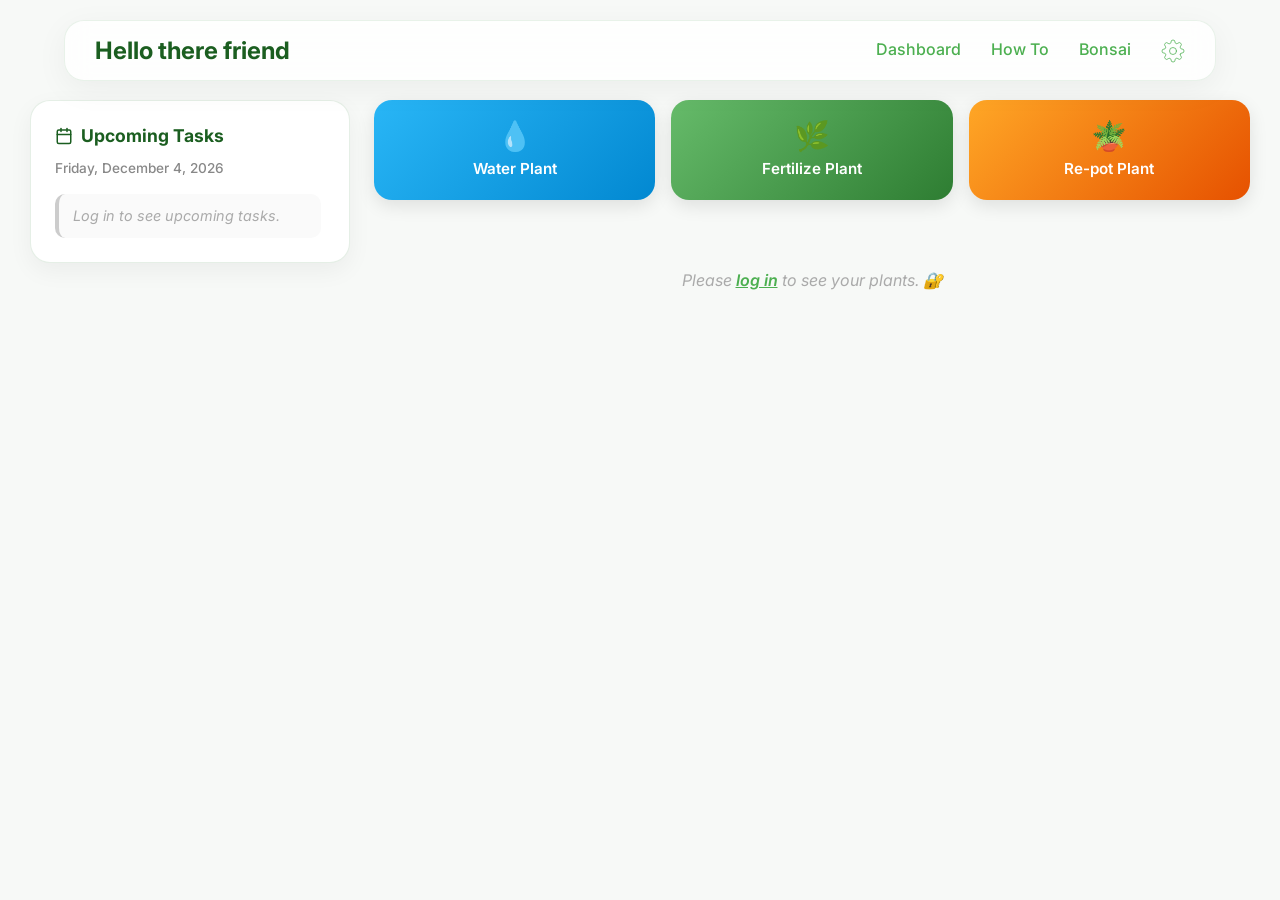
<file: frontend/index.html>
<!DOCTYPE html>
<!--suppress HtmlFormInputWithoutLabel -->
<html lang="en">
<head>
    <meta charset="UTF-8">
    <meta name="viewport" content="width=device-width, initial-scale=1.0">
    <title>Plants Made Simple — Dashboard</title>
    <meta name="description" content="Your personal plant care dashboard. Track watering, fertilizing, and repotting schedules all in one place.">
    <link rel="stylesheet" href="style.css">
    <link rel="preconnect" href="https://fonts.googleapis.com">
    <link href="https://fonts.googleapis.com/css2?family=Inter:wght@400;500;600;700&display=swap" rel="stylesheet">
</head>
<body>
  
    <!-- Navbar injected here -->
    <div id="navbar"></div>

    <!-- ========== MAIN DASHBOARD LAYOUT ========== -->
    <div class="dashboard-layout">

        <!-- ===== LEFT COLUMN: Upcoming Tasks ===== -->
        <aside class="dashboard-left">
            <div class="tasks-panel">
                <h2 class="panel-title">
                    <svg width="18" height="18" viewBox="0 0 24 24" fill="none" stroke="currentColor" stroke-width="2" stroke-linecap="round" stroke-linejoin="round"><rect x="3" y="4" width="18" height="18" rx="2"/><line x1="16" y1="2" x2="16" y2="6"/><line x1="8" y1="2" x2="8" y2="6"/><line x1="3" y1="10" x2="21" y2="10"/></svg>
                    Upcoming Tasks
                </h2>

                <!-- Today's date display -->
                <div class="today-date" id="today-date"></div>

                <!-- Dynamic task list — populated by dashboard.js -->
                <ul class="task-list" id="task-list">
                    <li class="task-item task-empty">Loading tasks…</li>
                </ul>
            </div>
        </aside>

        <!-- ===== RIGHT COLUMN: Actions + Plant Grid ===== -->
        <main class="dashboard-right">

            <!-- ---- 3 Action Buttons ---- -->
            <div class="action-buttons">
                <button type="button" class="action-btn btn-water" id="quick-water-btn">
                    <span class="action-icon">💧</span>
                    <span>Water Plant</span>
                </button>
                <button type="button" class="action-btn btn-fertilize" id="quick-fertilize-btn">
                    <span class="action-icon">🌿</span>
                    <span>Fertilize Plant</span>
                </button>
                <button type="button" class="action-btn btn-repot" id="quick-repot-btn">
                    <span class="action-icon">🪴</span>
                    <span>Re-pot Plant</span>
                </button>
            </div>

            <!-- ---- Plant Grid ---- -->
            <div class="plant-grid" id="plant-grid">
                <p class="grid-empty" id="grid-loading">Loading your plants…</p>
            </div>

        </main>
    </div>

    <!-- ========== QUICK-ACTION MODAL (Water / Fertilize / Re-pot) ========== -->
    <div class="modal-backdrop" id="action-modal-backdrop">
        <div class="modal" id="action-modal">
            <button class="modal-close" id="action-modal-close" type="button">✕</button>
            <h2 class="modal-title" id="action-modal-title">Water a Plant</h2>
            <p class="modal-subtitle">Select which plant you want to act on:</p>
            <!-- Radio list of plants populated by JS -->
            <ul class="modal-plant-list" id="action-plant-list"></ul>
            <button type="button" class="modal-submit-btn" id="action-modal-submit">Confirm</button>
        </div>
    </div>

    <!-- ========== EDIT PLANT MODAL ========== -->
    <div class="modal-backdrop" id="edit-modal-backdrop">
        <div class="modal modal-wide" id="edit-modal">
            <button class="modal-close" id="edit-modal-close" type="button">✕</button>
            <h2 class="modal-title">Edit Plant</h2>

            <!-- hidden field to track which plant we're editing -->
            <input type="hidden" id="edit-plant-id">

            <div class="edit-grid">
                <div class="form-group">
                    <label>Plant Name</label>
                    <input type="text" id="edit-plant_name" placeholder="Monstera">
                </div>
                <div class="form-group">
                    <label>Scientific Name</label>
                    <input type="text" id="edit-scientific_name" placeholder="Monstera deliciosa">
                </div>
                <div class="form-group">
                    <label>Age (years)</label>
                    <input type="number" id="edit-age" placeholder="2">
                </div>
                <div class="form-group">
                    <label>Health Status</label>
                    <input type="text" id="edit-health" placeholder="Healthy / New…">
                </div>
                <div class="form-group">
                    <label>Plant Image</label>
                    <input type="file" id="edit-image_file" accept="image/*">
                </div>
                <div class="form-group">
                    <label>Light Needs</label>
                    <input type="text" id="edit-light_needs" placeholder="Bright indirect…">
                </div>
                <div class="form-group">
                    <label>Fertilizer Needs</label>
                    <input type="text" id="edit-fertilizer_needs" placeholder="NPK 5-2-2 / very diluted">
                </div>
                <div class="form-group">
                    <label>Water Frequency (days)</label>
                    <input type="number" id="edit-water_frequency" placeholder="7">
                </div>
                <div class="form-group">
                    <label>Pot Frequency (days)</label>
                    <input type="number" id="edit-pot_frequency" placeholder="365 / 730">
                </div>
                <div class="form-group">
                    <label>Fertilizer Frequency (days)</label>
                    <input type="number" id="edit-fertilizer_frequency" placeholder="30">
                </div>
                <div class="form-group form-full">
                    <label>Notes</label>
                    <textarea id="edit-notes" placeholder="Any extra notes…" rows="3"></textarea>
                </div>
            </div>

            <div class="modal-actions">
                <button type="button" class="modal-submit-btn" id="edit-save-btn">Save Changes</button>
                <button type="button" class="modal-cancel-btn" id="edit-cancel-btn">Cancel</button>
            </div>

            <!-- Feedback message -->
            <p class="edit-feedback" id="edit-feedback"></p>
        </div>
    </div>

    <!-- ========== CREATE PLANT MODAL ========== -->
    <div class="modal-backdrop" id="create-modal-backdrop">
        <div class="modal modal-wide" id="create-modal">
            <button class="modal-close" id="create-modal-close" type="button">✕</button>
            <h2 class="modal-title">Add New Plant</h2>

            <div class="edit-grid">
                <div class="form-group">
                    <label>Plant Name *</label>
                    <input type="text" id="create-plant_name" placeholder="Dwarf Jade" required>
                </div>
                <div class="form-group">
                    <label>Scientific Name</label>
                    <input type="text" id="create-scientific_name" placeholder="Portulacaria afra">
                </div>
                <div class="form-group">
                    <label>Age (years)</label>
                    <input type="number" id="create-age" placeholder="1">
                </div>
                <div class="form-group">
                    <label>Health Status</label>
                    <input type="text" id="create-health" placeholder="Healthy / Struggling…">
                </div>
                <div class="form-group">
                    <label>Plant Image</label>
                    <input type="file" id="create-image_file" accept="image/*">
                </div>
                <div class="form-group">
                    <label>Light Needs</label>
                    <input type="text" id="create-light_needs" placeholder="Bright indirect…">
                </div>
                <div class="form-group">
                    <label>Fertilizer Needs</label>
                    <input type="text" id="create-fertilizer_needs" placeholder="Monthly…">
                </div>
                <div class="form-group">
                    <label>Water Frequency (days)</label>
                    <input type="number" id="create-water_frequency" placeholder="7">
                </div>
                <div class="form-group">
                    <label>Pot Frequency (days)</label>
                    <input type="number" id="create-pot_frequency" placeholder="365">
                </div>
                <div class="form-group">
                    <label>Fertilizer Frequency (days)</label>
                    <input type="number" id="create-fertilizer_frequency" placeholder="28">
                </div>
                <div class="form-group form-full">
                    <label>Notes</label>
                    <textarea id="create-notes" placeholder="Any extra care notes…" rows="3"></textarea>
                </div>
            </div>

            <div class="modal-actions">
                <button type="button" class="modal-submit-btn" id="create-save-btn">Create Plant</button>
                <button type="button" class="modal-cancel-btn" id="create-cancel-btn">Cancel</button>
            </div>

            <!-- Feedback message -->
            <p class="edit-feedback" id="create-feedback"></p>
        </div>
    </div>

    <!-- ========== TEMPLATES ========== -->
    <template id="tpl-logged-out-grid">
        <p class="grid-empty">Please <a href="settings.html" style="color:#4caf50;font-weight:600;">log in</a> to see your plants. 🔐</p>
    </template>

    <template id="tpl-logged-out-tasks">
        <li class="task-item task-empty">Log in to see upcoming tasks.</li>
    </template>

    <template id="tpl-plant-card">
        <div class="plant-card">
            <div class="plant-img-wrap"></div>
            <div class="plant-card-body">
                <div class="plant-card-name"></div>
                <div class="plant-card-sci"></div>
            </div>
        </div>
    </template>

    <template id="tpl-plant-card-new">
        <div class="plant-card plant-card-new" title="Add a new plant">
            <div class="plant-img-wrap"><span class="plant-fallback" style="font-size: 3rem; color: #4caf50;">➕</span></div>
            <div class="plant-card-body"><div class="plant-card-name" style="text-align: center; color: #4caf50; font-size: 1rem;">Add New Plant</div></div>
        </div>
    </template>

    <template id="tpl-task-item">
        <li class="task-item">
            <span class="task-plant"></span>
            <span class="task-date"></span>
        </li>
    </template>

    <template id="tpl-task-empty">
        <li class="task-item task-empty">All caught up! 🎉</li>
    </template>

    <template id="tpl-action-plant-item">
        <li>
            <label>
                <input type="checkbox" name="action-plant" value="">
                <span class="action-plant-name"></span>
                <em class="action-plant-sci" style="color:#aaa;font-size:0.8em"></em>
            </label>
        </li>
    </template>

    <template id="tpl-action-no-plants">
        <li style="color:#aaa;font-style:italic;padding:8px;">No plants found.</li>
    </template>

    <!-- Scripts — display.js loads the navbar, dashboard.js does everything else -->
    <script src="display.js"></script>
    <script src="dashboard.js"></script>
</body>
</html>
</file>
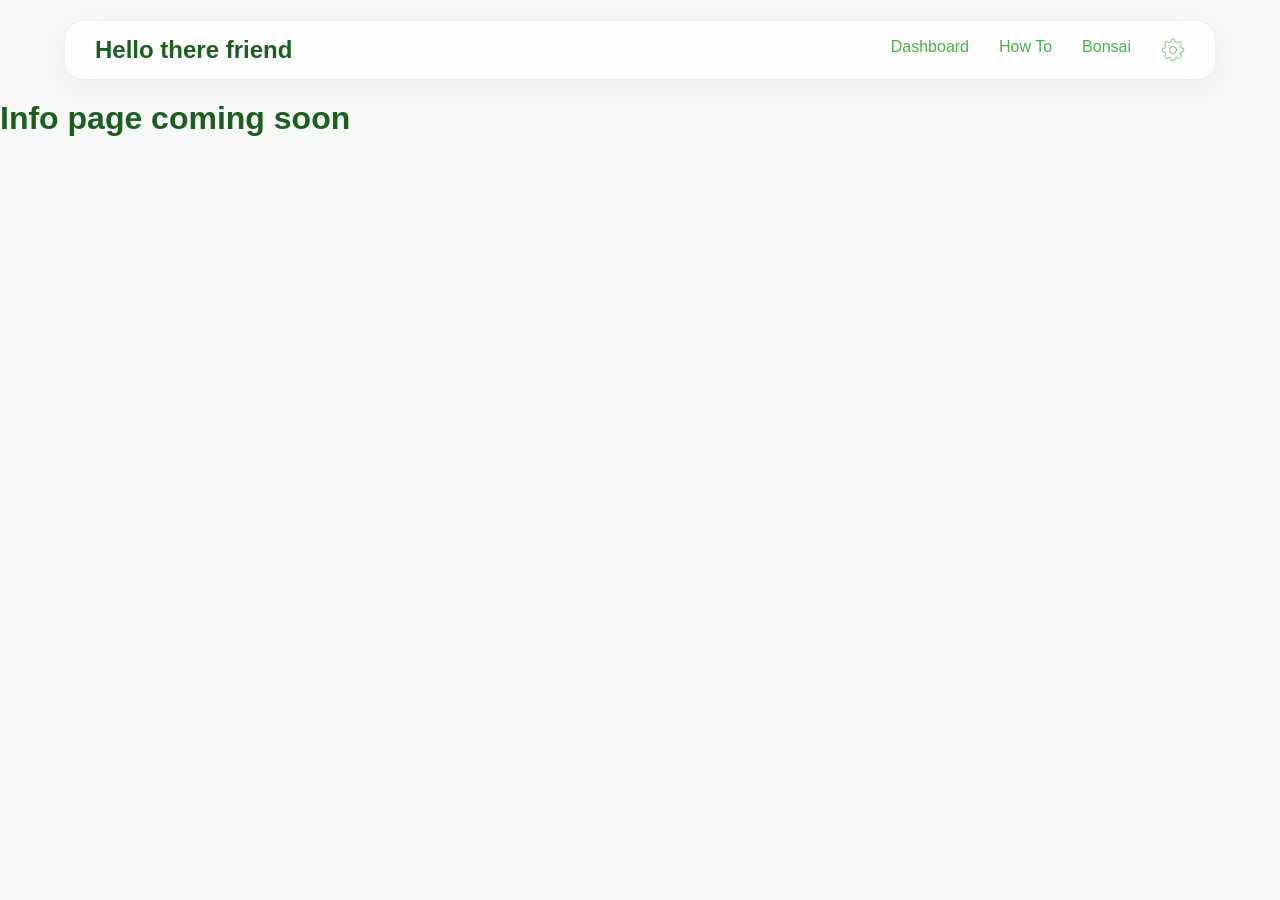
<file: frontend/bonsai.html>
<!DOCTYPE html>
<html lang="en">
<head>
    <meta charset="UTF-8">
    <title>Info</title>
    <link rel="stylesheet" href="style.css">

</head>
<body>
    <div id="navbar"></div>
        <h1>Info page coming soon</h1>

    <script src="display.js"></script>
</body>
<style> body {padding-top: 100px;} </style>
</html>
</file>
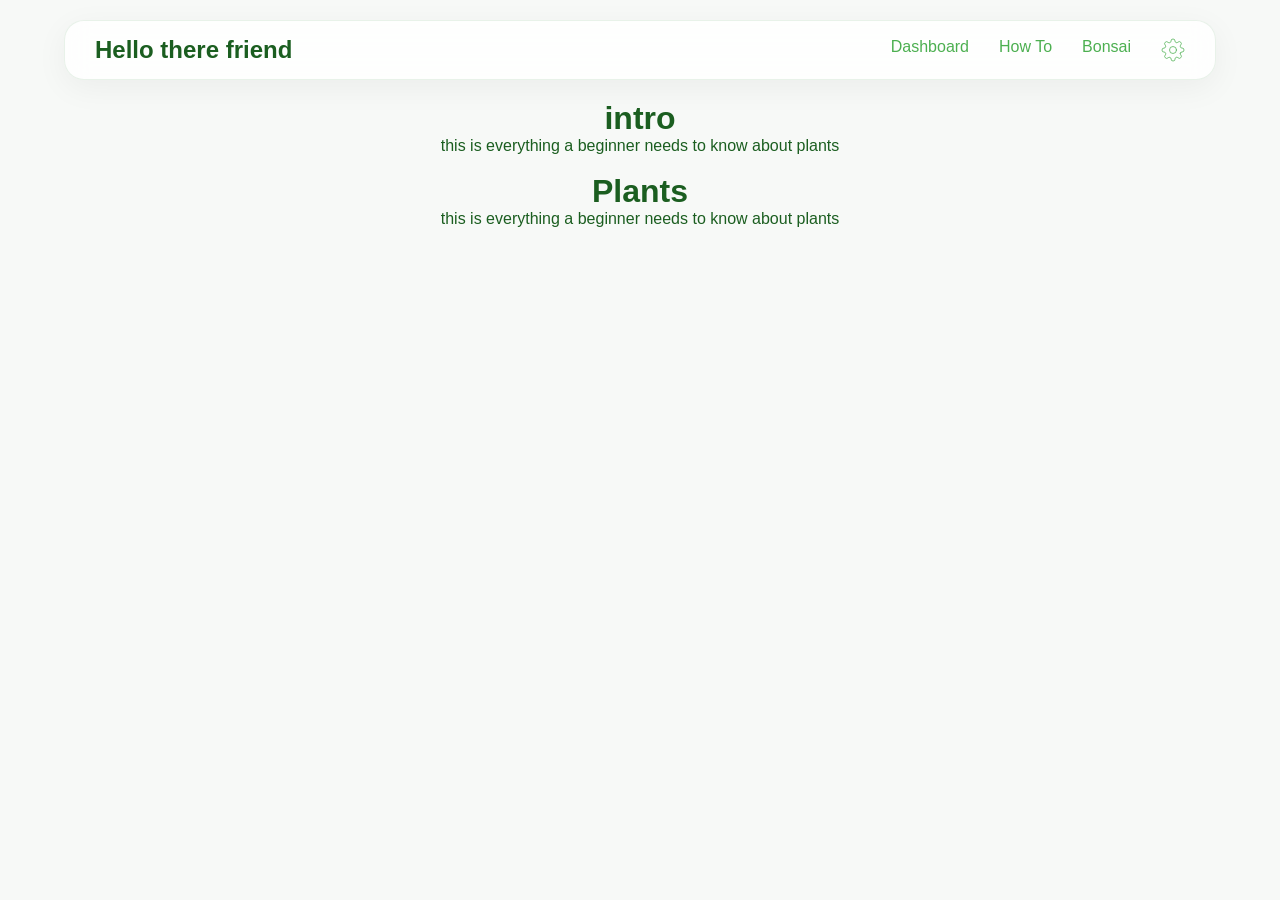
<file: frontend/howto.html>
<!DOCTYPE html>
<html lang="en">
<head>
    <meta charset="UTF-8">
    <title>Learning</title>
    <link rel="stylesheet" href="style.css">
    <link rel="stylesheet" href="info.css">


</head>
<body>
    <div id="navbar"></div>
    <div class="main">

            <div class="intro">
                <h1>intro</h1>
                <p>this is everything a beginner needs to know about plants</p>
            </div>

            <div class="overview">
                <h1>Plants</h1>
                <p>this is everything a beginner needs to know about plants</p>
            </div>



    </div>

    <script src="display.js"></script>

</body>
<style> body {display: flex; flex-direction: column; padding-top: 100px; align-items: center;} </style>
</html>
</file>
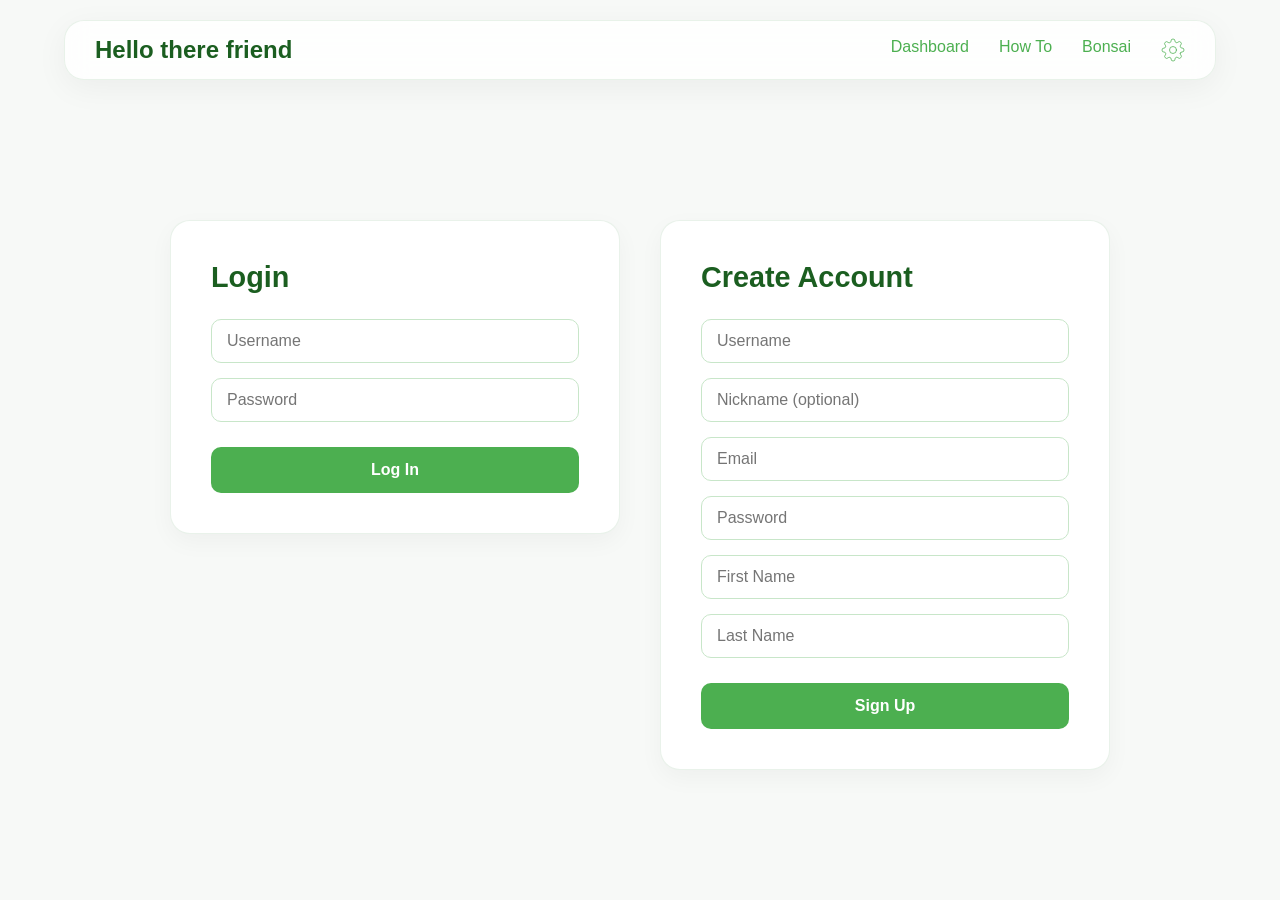
<file: frontend/settings.html>
<!DOCTYPE html>
<html lang="en">
<head>
    <meta charset="UTF-8">
    <title>Settings - Authentication</title>
    <!-- Link to our new centralized CSS file -->
    <link rel="stylesheet" href="settings.css">
    <link rel="stylesheet" href="style.css">
</head>
<body>
<div class="settings-wrapper">
    <!-- Inject the Navbar right here -->
    <div id="navbar"></div>

    <!-- View for users who are NOT logged in -->
    <div id="unauthenticated-view">
        <div class="auth-container">
        
        <!-- Login Card -->
        <div class="auth-card">
            <h1>Login</h1>
            <div class="form-group">
                <input type="text" id="username-login" placeholder="Username">
            </div>
            <div class="form-group">
                <!-- Note: I fixed your placeholder here. It said 'Last Name' previously! -->
                <input type="password" id="password-login" placeholder="Password">
            </div>
            <button type="button" id="login-btn">Log In</button>
        </div>

        <!-- Create Account Card -->
        <div class="auth-card">
            <h1>Create Account</h1>
            <div class="form-group">
                <input type="text" id="username-create" placeholder="Username">
            </div>
            <div class="form-group">
                <input type="text" id="nickname" placeholder="Nickname (optional)">
            </div>
            <div class="form-group">
                <input type="email" id="email" placeholder="Email">
            </div>
            <div class="form-group">
                <input type="password" id="password-create" placeholder="Password">
            </div>
            <div class="form-group">
                <input type="text" id="firstname" placeholder="First Name">
            </div>
            <div class="form-group">
                <input type="text" id="lastname" placeholder="Last Name">
            </div>
            <button type="button" id="create-btn">Sign Up</button>
        </div>

        </div>
    </div>

    <!-- View for users who ARE logged in -->
    <div id="authenticated-view" style="display: none;">
        <h1>Account Settings</h1>
        <div class="edit-view">
            <div class="edit-card">
                <div class="form-group">
                    <label>Username</label>
                    <input type="text" id="edit-username" placeholder="caleb_is_cool">
                </div>
                <div class="form-group">
                    <label>Email</label>
                    <input type="email" id="edit-email" placeholder="something@icloud.com">
                </div>
                <div class="form-group">
                    <label>Nickname</label>
                    <input type="text" id="edit-nickname" placeholder="CZ">
                </div>
                <div class="form-group">
                    <label>Firstname</label>
                    <input type="text" id="edit-firstname" placeholder="Caleb">
                </div>
                <div class="form-group">
                    <label>Lastname</label>
                    <input type="text" id="edit-lastname" placeholder="Zaleski">
                </div>
                <div class="form-group">
                    <label>Current Password (required to save changes)</label>
                    <input type="password" id="edit-current-password" placeholder="Enter your current password">
                </div>
                <div class="submit-btn">
                    <button type="button" id="save-settings-btn" class="modal-submit-btn">Save Changes</button>
                    <button type="button" id="logout-btn">Log Out</button>
                </div>
                <p id="settings-feedback" style="margin-top: 10px; font-weight: 500;"></p>
            </div>
        </div>


    </div>
</div>

    <!-- Scripts to load navbar and handle login logic -->
    <script>
        fetch('navbar.html')
          .then(response => response.text())
          .then(data => {
            document.getElementById('navbar').innerHTML = data;
            
            // Update the greeting name (preventing "undefined" glitch)
            let storedname = localStorage.getItem("firstname");
            if (!storedname || storedname === "undefined" || storedname === "null") {
                storedname = "there friend";
            }
            let nameElement = document.getElementById('nav-firstname');
            if (nameElement) nameElement.textContent = storedname;
          });

        // IF DISPLAY LOGIC: Check if the user actually has a valid token
        let token = localStorage.getItem("token");
        if (token && token !== "undefined" && token !== "null") {
            // Hide the login/signup form and show the logged-in settings
            document.getElementById('unauthenticated-view').style.display = 'none';
            document.getElementById('authenticated-view').style.display = 'flex';
        }

        // Add logout functionality for the new button
        document.getElementById('logout-btn')?.addEventListener('click', () => {
            localStorage.removeItem("token");
            localStorage.removeItem("firstname");
            window.location.reload(); // Refresh the page to show the login screen again
        });

    </script>
    <script src="dashboard.js"></script>
    <script src="display.js"></script>
</body>
</html>
</file>
<file: frontend/style.css>
/* ==========================================================================
   Base Reset and Typography
   ========================================================================== */
* {
    margin: 0;
    padding: 0;
    box-sizing: border-box;
    font-family: 'Inter', -apple-system, BlinkMacSystemFont, 'Segoe UI', Roboto, sans-serif;
}

body {
    background: #f7f9f7; /* Very light earthy off-white */
    min-height: 100vh;
    color: #1b5e20;
}

/* ==========================================================================
   Navbar Styling (Glassmorphism)
   ========================================================================== */
.navbar {
    position: fixed;
    top: 20px;
    left: 50%;
    transform: translateX(-50%);
    width: 90%;
    max-width: 1350px;
    display: flex;
    justify-content: space-between;
    align-items: center;
    padding: 15px 30px;
    background: rgba(255, 255, 255, 0.85);
    backdrop-filter: blur(12px);
    -webkit-backdrop-filter: blur(12px);
    border: 1px solid rgba(46, 125, 50, 0.1);
    border-radius: 20px;
    box-shadow: 0 8px 32px 0 rgba(0, 0, 0, 0.05);
    z-index: 1000;
    transition: background 0.3s ease, box-shadow 0.3s ease;
}

.navbar:hover {
    background: rgba(255, 255, 255, 0.95);
    box-shadow: 0 12px 40px 0 rgba(0, 0, 0, 0.08);
}

.nav-brand {
    font-size: 1.5rem;
    font-weight: 700;
    color: #1b5e20;
}

.nav-links {
    list-style: none;
    display: flex;
    gap: 30px;
}

.nav-link a {
    text-decoration: none;
    color: #4caf50;
    font-weight: 500;
    position: relative;
    transition: color 0.3s ease;
}

.nav-link a::after {
    content: '';
    position: absolute;
    width: 0;
    height: 2px;
    bottom: -4px;
    left: 0;
    background-color: #1b5e20;
    transition: width 0.3s ease;
}

.nav-link a:hover {
    color: #1b5e20;
}

.nav-link a:hover::after {
    width: 100%;
}

.nav-link a.no-underline::after {
    display: none;
}



/* ==========================================================================
   Dashboard Two-Column Layout
   ========================================================================== */
.dashboard-layout {
    display: grid;
    grid-template-columns: 320px 1fr;  /* left sidebar fixed, right grows */
    gap: 24px;
    padding: 100px 30px 40px;
    max-width: 1400px;
    margin: 0 auto;
    min-height: 100vh;
    align-items: start;
}

/* ==========================================================================
   Left Panel — Upcoming Tasks
   ========================================================================== */
.dashboard-left {
    position: sticky;
    top: 100px;  /* stay below the floating navbar */
}

.tasks-panel {
    background: #ffffff;
    border: 1px solid rgba(46, 125, 50, 0.12);
    border-radius: 20px;
    padding: 24px;
    box-shadow: 0 8px 24px rgba(0,0,0,0.05);
}

.panel-title {
    display: flex;
    align-items: center;
    gap: 8px;
    font-size: 1.1rem;
    font-weight: 700;
    color: #1b5e20;
    margin-bottom: 14px;
}

.today-date {
    font-size: 0.85rem;
    color: #888;
    margin-bottom: 18px;
    font-weight: 500;
}

/* Task list */
.task-list {
    list-style: none;
    display: flex;
    flex-direction: column;
    gap: 10px;
    max-height: 60vh;
    overflow-y: auto;
    padding-right: 4px;
}

.task-item {
    background: #f1f8f1;
    border-left: 4px solid #4caf50;
    border-radius: 10px;
    padding: 12px 14px;
    font-size: 0.9rem;
    color: #2e7d32;
    line-height: 1.4;
    transition: background 0.2s;
}

.task-item:hover { background: #e8f5e9; }

/* Overdue tasks get an orange accent */
.task-item.overdue {
    border-left-color: #ff9800;
    background: #fff8f0;
    color: #e65100;
}

.task-item .task-plant { font-weight: 700; }
.task-item .task-date  { font-size: 0.78rem; opacity: 0.75; display: block; margin-top: 2px; }

.task-empty {
    color: #aaa;
    border-left-color: #ccc;
    background: #fafafa;
    font-style: italic;
}

/* ==========================================================================
   Right Column — Action Buttons
   ========================================================================== */
.dashboard-right {
    display: flex;
    flex-direction: column;
    gap: 30px;
}

.action-buttons {
    display: flex;
    gap: 16px;
    flex-wrap: wrap;
}

.action-btn {
    display: flex;
    flex-direction: column;
    align-items: center;
    justify-content: center;
    gap: 8px;
    width: auto;
    flex: 1;
    min-width: 130px;
    padding: 22px 20px;
    border-radius: 18px;
    font-size: 0.95rem;
    font-weight: 600;
    cursor: pointer;
    border: none;
    color: white;
    transition: transform 0.2s ease, box-shadow 0.2s ease;
    box-shadow: 0 6px 18px rgba(0,0,0,0.10);
}

.action-btn:hover {
    transform: translateY(-4px);
    box-shadow: 0 12px 28px rgba(0,0,0,0.15);
}

.action-icon { font-size: 1.8rem; line-height: 1; }

.btn-water     { background: linear-gradient(135deg, #29b6f6, #0288d1); }
.btn-fertilize { background: linear-gradient(135deg, #66bb6a, #2e7d32); }
.btn-repot     { background: linear-gradient(135deg, #ffa726, #e65100); }
.btn-new       { background: linear-gradient(135deg, #ffffff, #000000); }

/* ==========================================================================
   Plant Grid
   ========================================================================== */
.plant-grid {
    display: grid;
    grid-template-columns: repeat(auto-fill, minmax(170px, 1fr));
    gap: 18px;
}

.grid-empty {
    color: #aaa;
    font-style: italic;
    grid-column: 1/-1;
    text-align: center;
    padding: 40px 0;
}

/* Individual plant card */
.plant-card {
    background: #ffffff;
    border: 1px solid rgba(46,125,50,0.12);
    border-radius: 18px;
    overflow: hidden;
    cursor: pointer;
    box-shadow: 0 4px 14px rgba(0,0,0,0.06);
    transition: transform 0.2s ease, box-shadow 0.2s ease;
    position: relative;
}

.plant-card:hover {
    transform: translateY(-4px);
    box-shadow: 0 10px 28px rgba(0,0,0,0.12);
}

/* Edit pencil button on each card */
.plant-card .edit-btn {
    position: absolute;
    top: 8px;
    right: 8px;
    background: rgba(255,255,255,0.85);
    border: none;
    border-radius: 50%;
    width: 30px;
    height: 30px;
    display: flex;
    align-items: center;
    justify-content: center;
    cursor: pointer;
    font-size: 0.8rem;
    color: #1b5e20;
    opacity: 0;
    transition: opacity 0.2s ease;
    box-shadow: 0 2px 8px rgba(0,0,0,0.15);
    padding: 0;
    margin: 0;
    width: 30px;
}

.plant-card:hover .edit-btn { opacity: 1; }

.plant-img-wrap {
    width: 100%;
    aspect-ratio: 1 / 1;
    overflow: hidden;
    background: #e8f5e9;
    display: flex;
    align-items: center;
    justify-content: center;
}

.plant-img-wrap img {
    width: 100%;
    height: 100%;
    object-fit: cover;
}

/* Fallback plant icon when no image */
.plant-img-wrap .plant-fallback {
    font-size: 3.5rem;
    opacity: 0.45;
}

/* "Add New Plant" Special Card Styling */
.plant-card-new {
    border: 2px dashed rgba(76, 175, 80, 0.4);
    background: rgba(232, 245, 233, 0.3);
}

.plant-card-new:hover {
    border-color: #4caf50;
    background: rgba(232, 245, 233, 0.8);
}

.plant-card-new .plant-img-wrap {
    background: transparent;
}

.plant-card-body {
    padding: 12px 14px;
}

.plant-card-name {
    font-weight: 700;
    font-size: 0.95rem;
    color: #1b5e20;
    margin-bottom: 3px;
    white-space: nowrap;
    overflow: hidden;
    text-overflow: ellipsis;
}

.plant-card-sci {
    font-size: 0.78rem;
    color: #888;
    font-style: italic;
    white-space: nowrap;
    overflow: hidden;
    text-overflow: ellipsis;
}

/* Small health badge */
.health-badge {
    display: inline-block;
    margin-top: 6px;
    padding: 2px 8px;
    border-radius: 20px;
    font-size: 0.72rem;
    font-weight: 600;
    background: #e8f5e9;
    color: #388e3c;
}

.health-badge.struggling { background: #fff3e0; color: #e65100; }

/* ==========================================================================
   Modal — shared base (quick-action + edit)
   ========================================================================== */
.modal-backdrop {
    display: none;  /* shown by JS via class "open" */
    position: fixed;
    inset: 0;
    background: rgba(0,0,0,0.35);
    backdrop-filter: blur(4px);
    z-index: 2000;
    align-items: center;
    justify-content: center;
}

.modal-backdrop.open {
    display: flex;
}

.modal {
    background: #ffffff;
    border-radius: 24px;
    padding: 36px;
    width: 90%;
    max-width: 420px;
    position: relative;
    box-shadow: 0 24px 64px rgba(0,0,0,0.18);
    animation: modal-pop 0.25s ease;
}

.modal-wide { max-width: 680px; }

@keyframes modal-pop {
    from { transform: scale(0.92); opacity: 0; }
    to   { transform: scale(1);    opacity: 1; }
}

.modal-close {
    position: absolute;
    top: 16px;
    right: 18px;
    background: none;
    border: none;
    font-size: 1.1rem;
    color: #888;
    cursor: pointer;
    width: auto;
    padding: 4px 8px;
    margin: 0;
    transition: color 0.2s;
}

.modal-close:hover { color: #1b5e20; }

.modal-title {
    font-size: 1.4rem;
    font-weight: 700;
    color: #1b5e20;
    margin-bottom: 8px;
}

.modal-subtitle {
    color: #888;
    font-size: 0.9rem;
    margin-bottom: 18px;
}

/* Radio plant list inside quick-action modal */
.modal-plant-list {
    list-style: none;
    display: flex;
    flex-direction: column;
    gap: 8px;
    max-height: 280px;
    overflow-y: auto;
    margin-bottom: 22px;
}

.modal-plant-list li label {
    display: flex;
    align-items: center;
    gap: 12px;
    padding: 10px 14px;
    border: 1px solid #c8e6c9;
    border-radius: 12px;
    cursor: pointer;
    transition: background 0.2s, border-color 0.2s;
    font-size: 0.9rem;
    color: #2e7d32;
}

.modal-plant-list li label:hover { background: #f1f8f1; border-color: #4caf50; }

.modal-plant-list input[type="radio"] {
    width: auto;
    accent-color: #4caf50;
    margin: 0;
}

.modal-submit-btn {
    width: 100%;
    padding: 14px;
    background: #4caf50;
    color: white;
    border: none;
    border-radius: 12px;
    font-size: 1rem;
    font-weight: 600;
    cursor: pointer;
    transition: background 0.2s, transform 0.2s;
    margin-top: 0;
}

.modal-submit-btn:hover { background: #388e3c; transform: translateY(-2px); }

/* ==========================================================================
   Edit Plant Modal — grid of inputs
   ========================================================================== */
.edit-grid {
    display: grid;
    grid-template-columns: 1fr 1fr;
    gap: 14px;
    margin-bottom: 20px;
}

.edit-grid .form-group {
    display: flex;
    flex-direction: column;
    gap: 5px;
    margin: 0;
}

.edit-grid .form-group label {
    font-size: 0.8rem;
    font-weight: 600;
    color: #555;
}

.edit-grid .form-full {
    grid-column: 1 / -1;
}

.edit-grid textarea {
    width: 100%;
    padding: 12px 15px;
    border: 1px solid #c8e6c9;
    border-radius: 10px;
    font-size: 0.9rem;
    font-family: inherit;
    outline: none;
    resize: vertical;
    transition: border-color 0.3s, box-shadow 0.3s;
    color: #1b5e20;
}

.edit-grid textarea:focus {
    border-color: #4caf50;
    box-shadow: 0 0 0 3px rgba(76,175,80,0.1);
}

.modal-actions {
    display: flex;
    gap: 12px;
}

.modal-cancel-btn {
    flex: 1;
    padding: 14px;
    background: #f1f8f1;
    color: #1b5e20;
    border: 1px solid #c8e6c9;
    border-radius: 12px;
    font-size: 1rem;
    font-weight: 600;
    cursor: pointer;
    transition: background 0.2s;
    margin: 0;
    width: auto;
}

.modal-cancel-btn:hover { background: #e8f5e9; }

.modal-submit-btn { flex: 2; }

.edit-feedback {
    margin-top: 14px;
    text-align: center;
    font-size: 0.88rem;
    font-weight: 600;
    color: #388e3c;
    min-height: 1.2em;
}

/* ==========================================================================
   Responsive — collapse to single column on small screens
   ========================================================================== */
@media (max-width: 768px) {
    .dashboard-layout {
        grid-template-columns: 1fr;
        padding: 90px 16px 30px;
    }

    .dashboard-left { position: static; }

    .action-btn { min-width: 100px; padding: 18px 14px; }

    .edit-grid { grid-template-columns: 1fr; }
}
</file>
<file: frontend/info.css>
.main {
    display: flex;
    flex-direction: column;
    align-items: center;
    text-align: center;
    justify-content: center;
    width: 100%;
}
.intro {
    padding-bottom: 2vh;
}
</file>
<file: frontend/settings.css>
.settings-wrapper {
    padding-top: 100px;
}
.edit-view {
    display: flex;
    flex-direction: column;
    width:50%;
    justify-content: center;
    align-items: center;
    padding-top: 20px;

}


#authenticated-view {
    display: flex;
    flex-direction: column;
    justify-content: center;
    align-items: center;
}


.submit-btn {
    display: block;
    flex-direction: row;
    width: 100%;
}
.submit-btn button {
    background: #388e3c;
    border: none;
    width: 400px;
    height: 50px;
}
.auth-container {
    display: flex;
    justify-content: center;
    align-items: flex-start;
    gap: 40px;
    padding: 120px 20px 50px 20px;
    max-width: 1000px;
    margin: 0 auto;
    flex-wrap: wrap;
}

.auth-card {
    background: #ffffff;
    border: 1px solid rgba(46, 125, 50, 0.1);
    border-radius: 20px;
    padding: 40px;
    width: 100%;
    max-width: 450px;
    box-shadow: 0 8px 24px rgba(0,0,0,0.04);
}

.auth-card h1 {
    font-size: 1.8rem;
    margin-bottom: 25px;
    color: #1b5e20;
}

.form-group {
    margin-bottom: 15px;
}

input {
    width: 100%;
    padding: 12px 15px;
    border: 1px solid #c8e6c9;
    border-radius: 10px;
    font-size: 1rem;
    outline: none;
    transition: border-color 0.3s ease, box-shadow 0.3s ease;
}

input:focus {
    border-color: #4caf50;
    box-shadow: 0 0 0 3px rgba(76, 175, 80, 0.1);
}

button {
    width: 100%;
    padding: 14px;
    margin-top: 10px;
    background: #4caf50;
    color: white;
    border: none;
    border-radius: 10px;
    font-size: 1rem;
    font-weight: 600;
    cursor: pointer;
    transition: background 0.3s ease, transform 0.2s ease;
}

button:hover {
    background: #388e3c;
    transform: translateY(-2px);
}

.content {
    display: flex;
    padding: 100px 2vw 10px;
}
</file>
